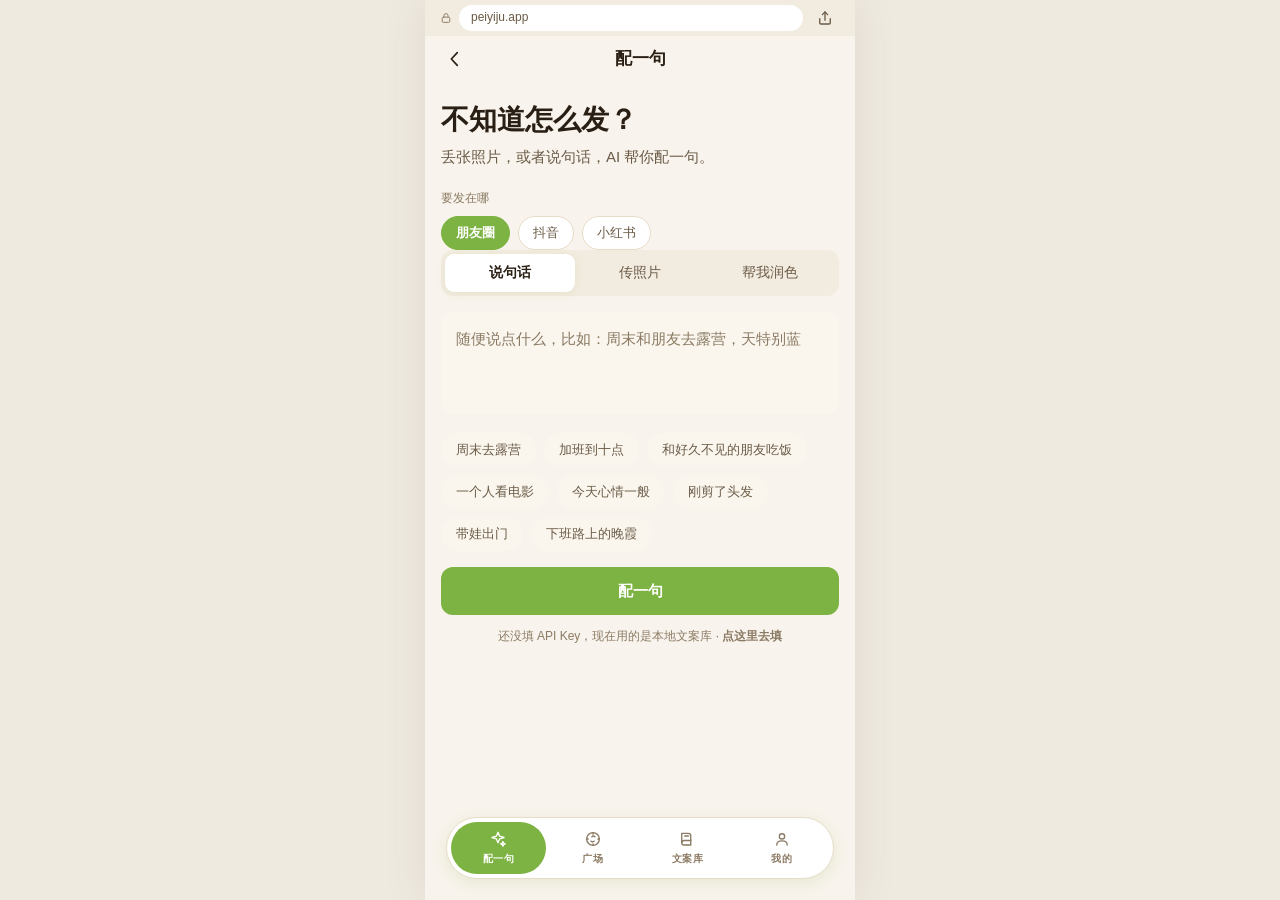
<file: peiyiju/index.html>
<!DOCTYPE html>
<html lang="zh-CN">
<head>
<meta charset="UTF-8">
<meta name="viewport" content="width=device-width, initial-scale=1.0, maximum-scale=1.0, user-scalable=no, viewport-fit=cover">
<title>配一句 · AI 发圈助手</title>
<meta name="description" content="不知道怎么发？丢张照片，或者说句话，AI 帮你配一句。">
<meta name="theme-color" content="#7CB342">
<meta name="apple-mobile-web-app-capable" content="yes">
<meta name="apple-mobile-web-app-status-bar-style" content="default">
<meta name="apple-mobile-web-app-title" content="配一句">
<link rel="manifest" href="manifest.webmanifest">
<link rel="icon" href="icon.svg" type="image/svg+xml">
<link rel="apple-touch-icon" href="icon-192.png">
<link rel="stylesheet" href="styles.css">
</head>
<body>

<!-- ============ 内联 SVG 图标（禁止图标字体 / emoji） ============ -->
<svg width="0" height="0" style="position:absolute" aria-hidden="true">
  <symbol id="i-pen" viewBox="0 0 24 24"><path d="M12 3l2.2 5.3L20 10l-5.8 1.7L12 17l-2.2-5.3L4 10l5.8-1.7L12 3z"/><path d="M18.5 15.5l.9 2.1 2.1.9-2.1.9-.9 2.1-.9-2.1-2.1-.9 2.1-.9.9-2.1z"/></symbol>
  <symbol id="i-square" viewBox="0 0 24 24"><circle cx="12" cy="12" r="8.5"/><path d="M14.8 9.2a3.2 3.2 0 0 0-4.5 0M9.2 14.8a3.2 3.2 0 0 0 4.5 0"/><path d="M12 3.5v2M12 18.5v2M3.5 12h2M18.5 12h2"/></symbol>
  <symbol id="i-book" viewBox="0 0 24 24"><path d="M5 4.5h9a3 3 0 0 1 3 3V20H8a3 3 0 0 1-3-3V4.5z"/><path d="M5 17a3 3 0 0 1 3-3h9"/><path d="M9 8h5"/></symbol>
  <symbol id="i-user" viewBox="0 0 24 24"><circle cx="12" cy="8.5" r="3.5"/><path d="M5 20c0-3.6 3.1-5.5 7-5.5s7 1.9 7 5.5"/></symbol>
  <symbol id="i-share" viewBox="0 0 24 24"><path d="M12 15V4"/><path d="M8.5 7.5L12 4l3.5 3.5"/><path d="M5 13v5.5a1.5 1.5 0 0 0 1.5 1.5h11a1.5 1.5 0 0 0 1.5-1.5V13"/></symbol>
  <symbol id="i-back" viewBox="0 0 24 24"><path d="M14.5 5L8 12l6.5 7"/></symbol>
  <symbol id="i-copy" viewBox="0 0 24 24"><rect x="9" y="9" width="11" height="11" rx="2.5"/><path d="M15 6.5V6A2 2 0 0 0 13 4H6a2 2 0 0 0-2 2v7a2 2 0 0 0 2 2h.5"/></symbol>
  <symbol id="i-star" viewBox="0 0 24 24"><path d="M12 4l2.4 5 5.6.7-4 3.9 1 5.4L12 16.4 7 19l1-5.4-4-3.9L9.6 9 12 4z"/></symbol>
  <symbol id="i-star-f" viewBox="0 0 24 24"><path d="M12 4l2.4 5 5.6.7-4 3.9 1 5.4L12 16.4 7 19l1-5.4-4-3.9L9.6 9 12 4z" fill="currentColor" stroke="none"/></symbol>
  <symbol id="i-plus" viewBox="0 0 24 24"><path d="M12 5.5v13M5.5 12h13"/></symbol>
  <symbol id="i-check" viewBox="0 0 24 24"><path d="M5 12.5l4.5 4.5L19 7.5"/></symbol>
  <symbol id="i-camera" viewBox="0 0 24 24"><path d="M4 8.5h3l1.5-2.5h7L17 8.5h3a1 1 0 0 1 1 1v8a1 1 0 0 1-1 1H4a1 1 0 0 1-1-1v-8a1 1 0 0 1 1-1z"/><circle cx="12" cy="13" r="3.2"/></symbol>
  <symbol id="i-refresh" viewBox="0 0 24 24"><path d="M19 12a7 7 0 1 1-2.4-5.3"/><path d="M19 4v4h-4"/></symbol>
  <symbol id="i-warn" viewBox="0 0 24 24"><path d="M12 4.5l8.5 15H3.5L12 4.5z"/><path d="M12 10v4.2M12 16.6v.2"/></symbol>
  <symbol id="i-lock" viewBox="0 0 24 24"><rect x="5.5" y="10.5" width="13" height="9" rx="2.2"/><path d="M8.5 10.5V8a3.5 3.5 0 0 1 7 0v2.5"/></symbol>
  <symbol id="i-chev" viewBox="0 0 24 24"><path d="M9.5 5L16 12l-6.5 7"/></symbol>
  <symbol id="i-spark" viewBox="0 0 24 24"><path d="M12 3v4M12 17v4M3 12h4M17 12h4M6.2 6.2l2.8 2.8M15 15l2.8 2.8M17.8 6.2L15 9M9 15l-2.8 2.8"/></symbol>
</svg>

<div class="phone">

  <!-- H5 地址栏（H1–H3 规格） -->
  <div class="addrbar">
    <svg class="ic-14"><use href="#i-lock"/></svg>
    <span class="addr-url">peiyiju.app</span>
    <button class="addr-share" id="shareBtn" aria-label="分享">
      <svg class="ic-18"><use href="#i-share"/></svg>
    </button>
  </div>

  <header class="topbar" id="topbar">
    <button class="back-btn" id="backBtn" hidden aria-label="返回">
      <svg class="ic-22"><use href="#i-back"/></svg>
    </button>
    <h1 class="topbar-title" id="topbarTitle">配一句</h1>
    <span class="topbar-right" id="topbarRight"></span>
  </header>

  <main class="content" id="content">

    <!-- ========== S1 首页 ========== -->
    <section class="view" id="v-home">
      <h1 class="page-title">不知道怎么发？</h1>
      <p class="page-sub">丢张照片，或者说句话，AI 帮你配一句。</p>

      <div class="field-label">要发在哪</div>
      <div class="chip-row" id="platformRow"></div>

      <div class="seg" id="modeTabs">
        <button class="seg-item active" data-mode="create-text">说句话</button>
        <button class="seg-item" data-mode="create-image">传照片</button>
        <button class="seg-item" data-mode="polish">帮我润色</button>
      </div>

      <div class="pane" id="pane-text">
        <textarea id="ideaInput" rows="3" placeholder="随便说点什么，比如：周末和朋友去露营，天特别蓝"></textarea>
        <div class="chip-row soft" id="quickChips"></div>
      </div>

      <div class="pane" id="pane-image" hidden>
        <label class="photo-drop" id="photoDrop">
          <input type="file" id="photoInput" accept="image/*" hidden>
          <div class="photo-empty" id="photoEmpty">
            <svg class="ic-28"><use href="#i-camera"/></svg>
            <p>点这里选一张照片</p>
            <span>AI 先看懂画面，再帮你配</span>
          </div>
          <img id="photoPreview" alt="选中的照片" hidden>
        </label>
      </div>

      <div class="pane" id="pane-polish" hidden>
        <textarea id="polishInput" rows="4" placeholder="把你写的原文粘进来，比如：今天去了一个很好玩的地方，很开心"></textarea>
        <p class="hint">保留你的意思，给出 5 种不同写法。</p>
      </div>

      <button class="btn-primary" id="generateBtn">配一句</button>
      <p class="foot-note" id="homeFoot"></p>
    </section>

    <!-- ========== S7 照片预览确认 ========== -->
    <section class="view" id="v-preview" hidden>
      <div class="preview-frame"><img id="pvImg" alt=""></div>
      <div class="field-label">AI 看到了</div>
      <div class="chip-row soft" id="pvTags"></div>
      <p class="hint" id="pvNote"></p>
      <div class="row-btns">
        <button class="btn-ghost" id="pvReselect">重选</button>
        <button class="btn-primary" id="pvConfirm">就用这张</button>
      </div>
    </section>

    <!-- ========== S8 加载态（3 处复用） ========== -->
    <section class="view" id="v-loading" hidden>
      <div class="loading-wrap">
        <div class="dots"><i></i><i></i><i></i></div>
        <p class="loading-title" id="loadingTitle">AI 正在帮你想…</p>
        <p class="loading-sub" id="loadingSub">大概需要几秒</p>
      </div>
    </section>

    <!-- ========== 网络错误（带重试） ========== -->
    <section class="view" id="v-error" hidden>
      <div class="error-wrap">
        <svg class="ic-44 warn"><use href="#i-warn"/></svg>
        <p class="error-title" id="errTitle">没配上</p>
        <p class="error-desc" id="errDesc"></p>
        <button class="btn-primary" id="errRetry">
          <svg class="ic-18"><use href="#i-refresh"/></svg>重试
        </button>
        <button class="btn-ghost" id="errBack">返回修改</button>
      </div>
    </section>

    <!-- ========== S2 结果 · 关键词 ========== -->
    <section class="view" id="v-result-text" hidden>
      <div class="result-head">
        <span class="meta-chip" id="rtPlatform">朋友圈</span>
        <span class="meta-text" id="rtCount"></span>
      </div>
      <div id="rtList"></div>
      <button class="btn-ghost" id="rtMore">
        <svg class="ic-18"><use href="#i-refresh"/></svg>换一批
      </button>
    </section>

    <!-- ========== S3 结果 · 图片 ========== -->
    <section class="view" id="v-result-image" hidden>
      <div class="ri-head">
        <img id="riImg" alt="">
        <div class="ri-side">
          <div class="field-label sm">AI 看到了</div>
          <div class="chip-row soft tight" id="riTags"></div>
        </div>
      </div>
      <div id="riList"></div>
      <button class="btn-ghost" id="riMore">
        <svg class="ic-18"><use href="#i-refresh"/></svg>换一批
      </button>
    </section>

    <!-- ========== S4 结果 · 润色 ========== -->
    <section class="view" id="v-result-polish" hidden>
      <div class="field-label">原文</div>
      <div class="orig-box" id="rpOrig"></div>
      <div class="divider"><span>润色后</span></div>
      <div id="rpList"></div>
      <button class="btn-ghost" id="rpMore">
        <svg class="ic-18"><use href="#i-refresh"/></svg>再来一版
      </button>
    </section>

    <!-- ========== S5 广场 ========== -->
    <section class="view" id="v-square" hidden>
      <div class="sq-head">
        <h2 class="section-title">广场</h2>
        <button class="sq-post" id="sqPostBtn">
          <svg class="ic-18"><use href="#i-plus"/></svg>发布
        </button>
      </div>
      <p class="hint" id="sqHint"></p>
      <div id="sqList"></div>
    </section>

    <!-- ========== S9 广场发布页 ========== -->
    <section class="view" id="v-publish" hidden>
      <textarea id="pubInput" rows="5" placeholder="写一句你想分享的文案…"></textarea>
      <div class="field-label">场景</div>
      <div class="chip-row soft" id="pubScenes"></div>
      <div class="divider"><span>实时预览</span></div>
      <div class="pub-preview">
        <div class="pp-avatar av1"></div>
        <div class="pp-body">
          <div class="pp-top"><b>我</b><span>刚刚</span></div>
          <div class="pp-text" id="ppText">还没写</div>
          <div class="pp-tags" id="ppTags"></div>
        </div>
      </div>
      <button class="btn-primary" id="pubSubmit">发布到广场</button>
    </section>

    <!-- ========== S6 文案库 ========== -->
    <section class="view" id="v-library" hidden>
      <h2 class="section-title">文案库</h2>
      <div class="lib-tabs" id="libTabs">
        <button class="lib-tab active" data-f="all">全部</button>
        <button class="lib-tab" data-f="collected">收藏</button>
        <button class="lib-tab" data-f="used">用过</button>
        <button class="lib-tab" data-f="written">我写的</button>
      </div>
      <div id="libList"></div>
      <button class="btn-ghost" id="writeBtn">自己写一句</button>
    </section>

    <!-- ========== S10 自己写一句 ========== -->
    <section class="view" id="v-write" hidden>
      <textarea id="mineInput" rows="5" placeholder="写下你自己的句子…"></textarea>
      <div class="field-label">标签</div>
      <div class="chip-row soft" id="mineTags"></div>
      <button class="btn-primary" id="saveMineBtn">存进文案库</button>
    </section>

    <!-- ========== S11 我的 ========== -->
    <section class="view" id="v-mine" hidden>
      <h1 class="page-title">我的</h1>
      <div class="me-card">
        <div class="me-avatar av2">配</div>
        <div class="me-info">
          <b>内测官</b>
          <span id="meSince"></span>
        </div>
      </div>
      <div class="stat-row">
        <div class="stat"><b class="num" id="stGen">0</b><span>生成</span></div>
        <div class="stat"><b class="num" id="stPub">0</b><span>已发</span></div>
        <div class="stat"><b class="num" id="stCol">0</b><span>收藏</span></div>
      </div>
      <div class="set-list">
        <button class="set-item" id="toInstall"><span>添加到主屏幕</span><svg class="ic-18 chev"><use href="#i-chev"/></svg></button>
        <button class="set-item" id="toSettings"><span>API 设置</span><svg class="ic-18 chev"><use href="#i-chev"/></svg></button>
        <button class="set-item" id="toAbout"><span>关于配一句</span><svg class="ic-18 chev"><use href="#i-chev"/></svg></button>
      </div>
      <div class="about-box" id="aboutBox" hidden>
        <p>不知道怎么发？丢张照片，或者说句话，AI 帮你配一句。</p>
        <p>内测版本。文案、收藏、设置都只存在这台手机上，不会上传服务器。</p>
        <button class="btn-danger" id="clearAllBtn">清空本机全部数据</button>
      </div>
    </section>

    <!-- ========== 设置 ========== -->
    <section class="view" id="v-settings" hidden>
      <div class="warn-box">
        <b>先读这段</b>
        <p>网页版直连大模型，密钥存在本机、请求不过我们的服务器。但前端直连的密钥理论上可被提取——<b>只填低额度 Key，只给内测用</b>。正式对外请把 app.js 顶部的 <code>USE_PROXY</code> 改成 true 指向云函数。</p>
      </div>
      <label class="field"><span>服务商</span>
        <select id="cfgProvider">
          <option value="deepseek">DeepSeek（便宜，不支持看图）</option>
          <option value="zhipu">智谱 GLM（支持看图）</option>
          <option value="openai">OpenAI</option>
          <option value="custom">自定义（OpenAI 兼容）</option>
        </select>
      </label>
      <label class="field"><span>API Key</span><input type="password" id="cfgKey" placeholder="sk-..."></label>
      <label class="field"><span>Base URL</span><input type="text" id="cfgBase" placeholder="https://api.deepseek.com/v1"></label>
      <label class="field"><span>文本模型</span><input type="text" id="cfgModel" placeholder="deepseek-chat"></label>
      <label class="field"><span>视觉模型（选填）</span><input type="text" id="cfgVision" placeholder="glm-4v-flash"></label>
      <button class="btn-primary" id="saveCfgBtn">保存并测试</button>
      <p class="cfg-status" id="cfgStatus"></p>
    </section>

  </main>

  <!-- 底部胶囊导航 -->
  <nav class="nav-wrap" id="navWrap">
    <div class="nav-capsule">
      <button class="tab active" data-v="home">
        <svg class="ic-18"><use href="#i-pen"/></svg><span>配一句</span>
      </button>
      <button class="tab" data-v="square">
        <svg class="ic-18"><use href="#i-square"/></svg><span>广场</span>
      </button>
      <button class="tab" data-v="library">
        <svg class="ic-18"><use href="#i-book"/></svg><span>文案库</span>
      </button>
      <button class="tab" data-v="mine">
        <svg class="ic-18"><use href="#i-user"/></svg><span>我的</span>
      </button>
    </div>
  </nav>

  <div class="toast" id="toast"></div>
</div>

<script src="app.js"></script>
</body>
</html>
</file>
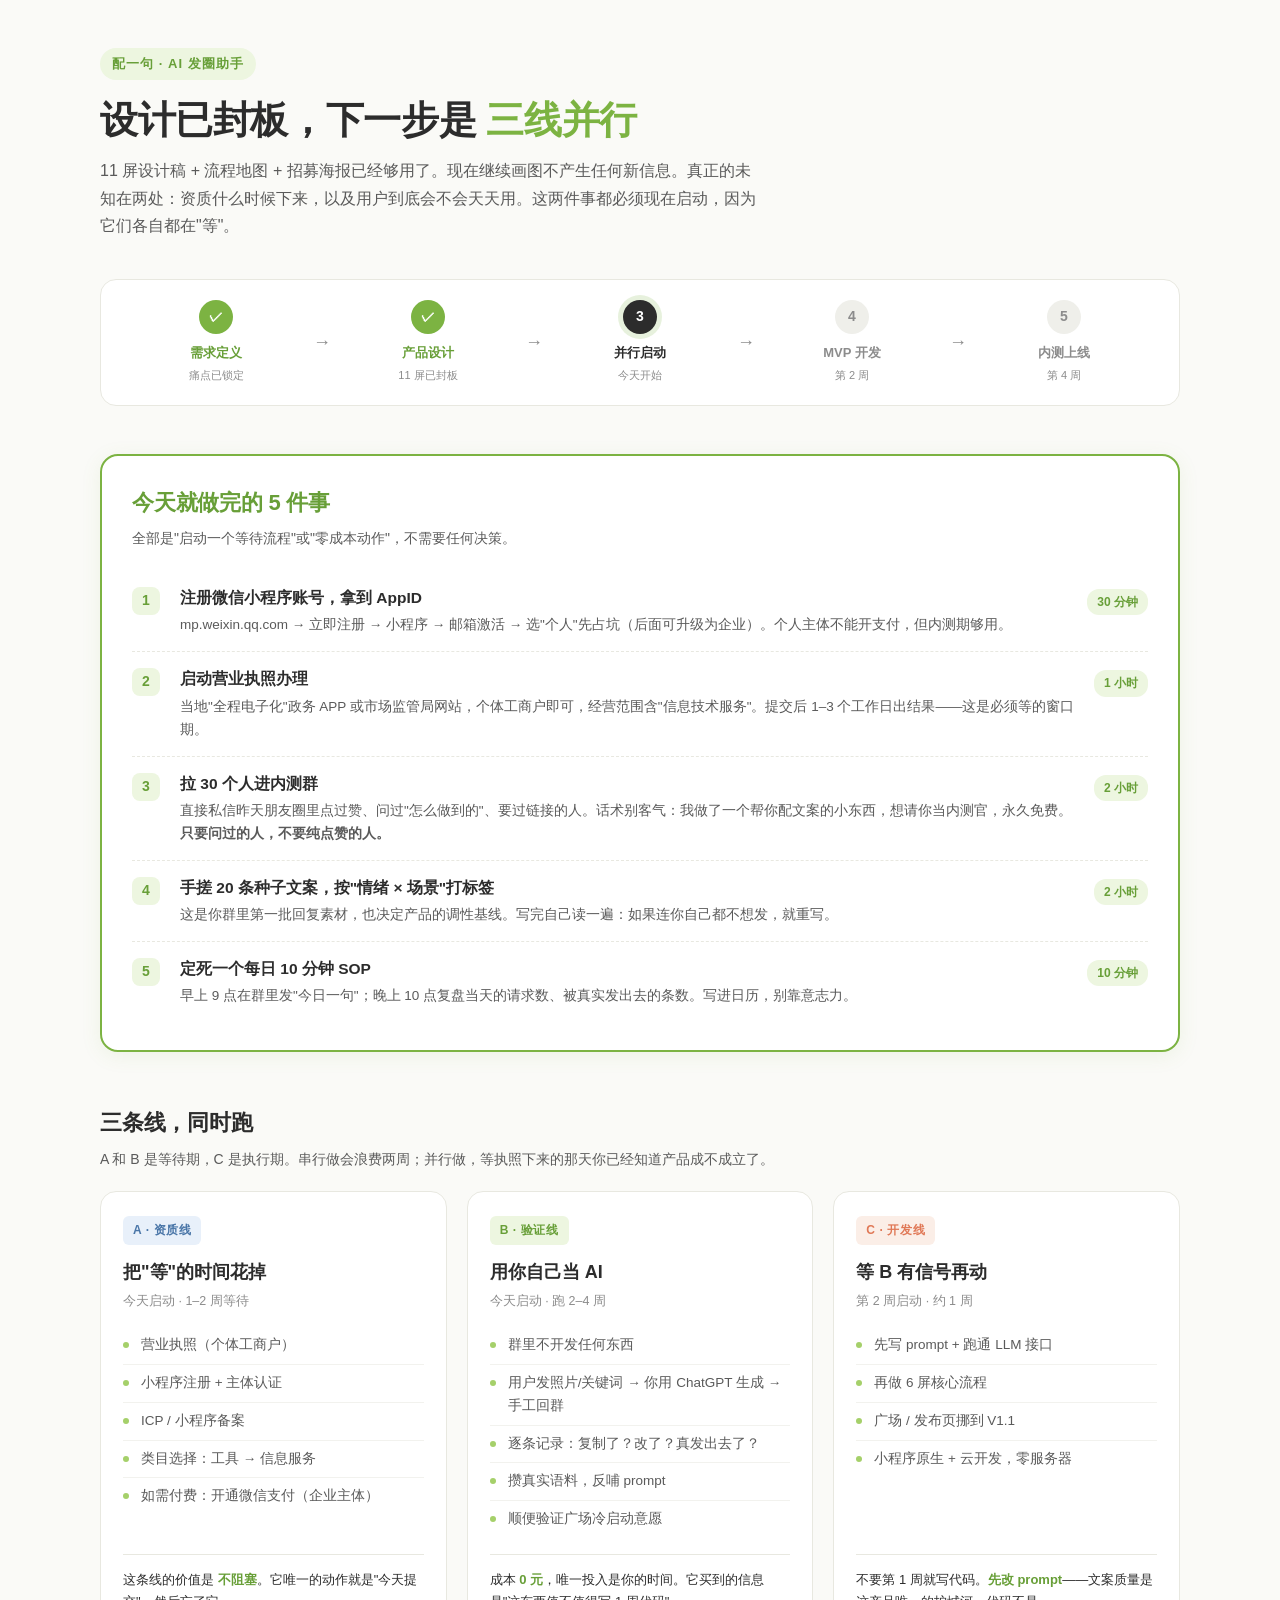
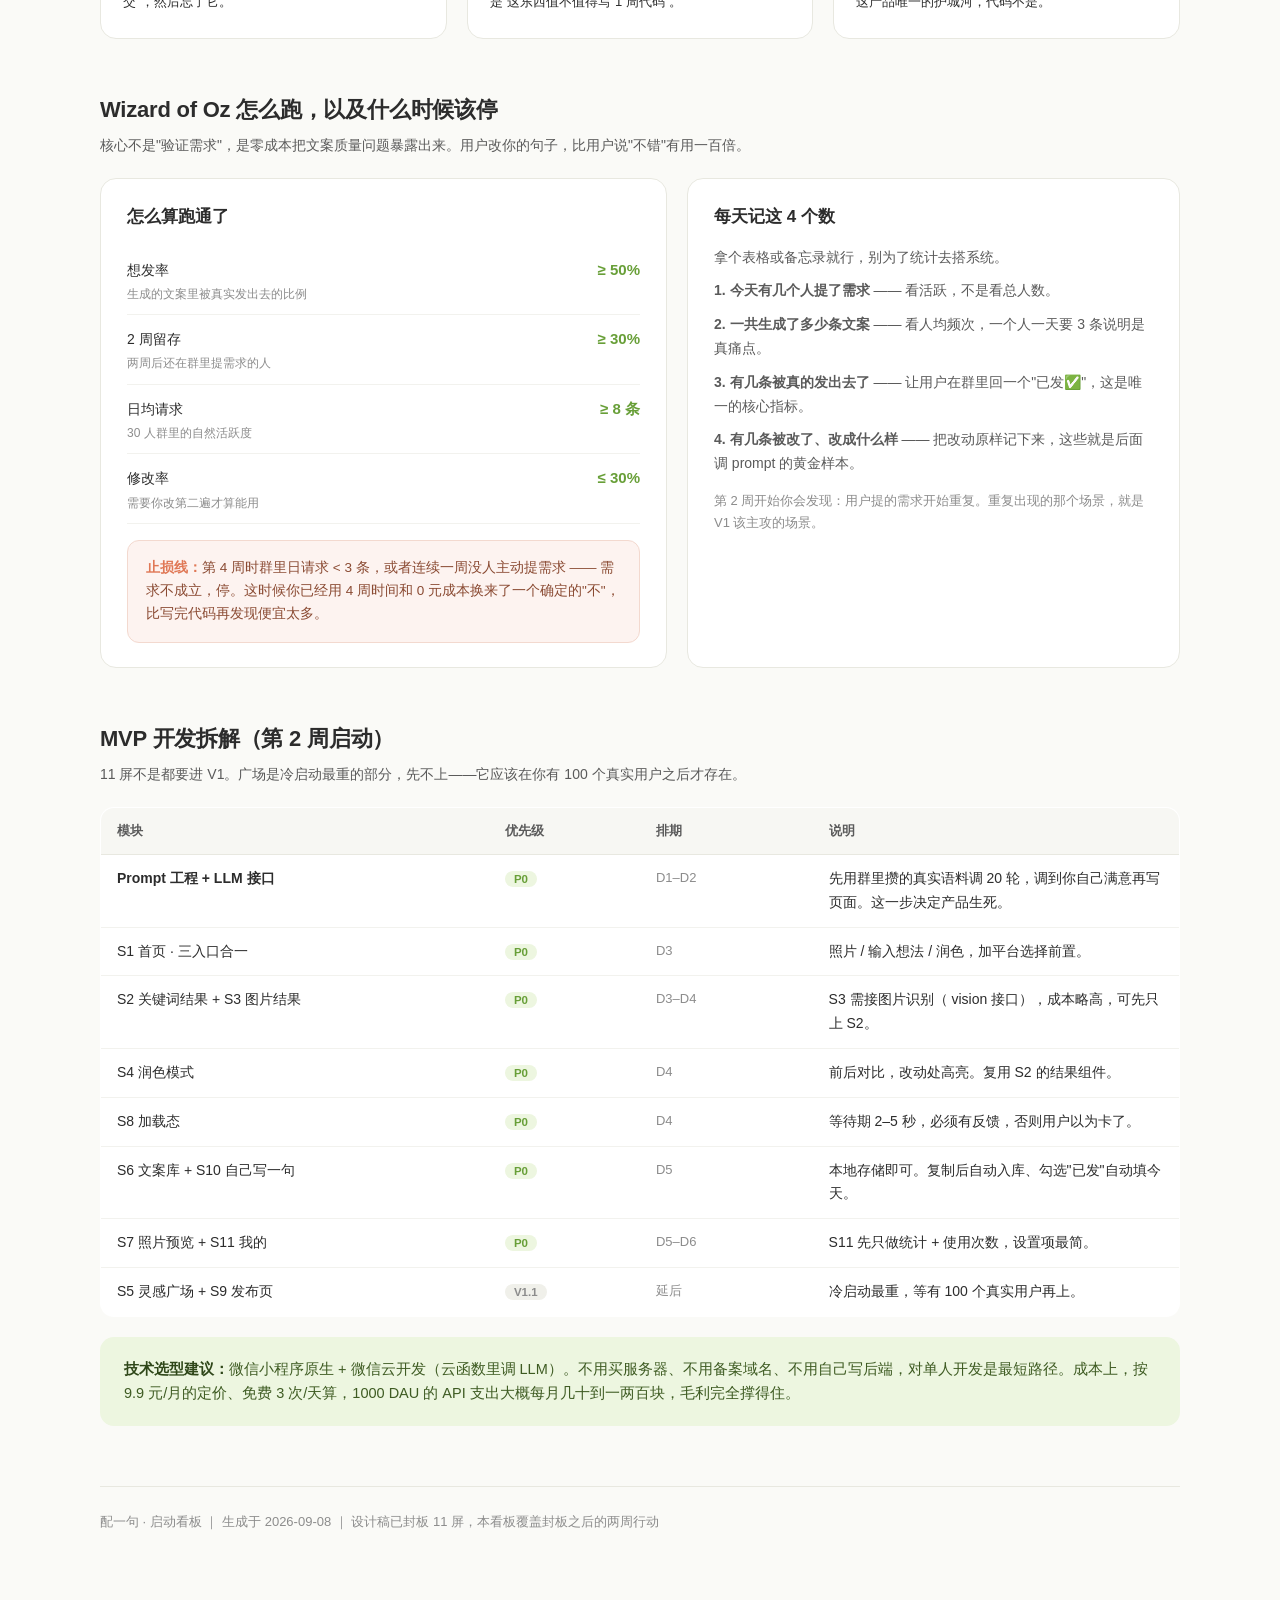
<file: 配一句-启动看板.html>
<!DOCTYPE html>
<html lang="zh-CN">
<head>
<meta charset="UTF-8">
<meta name="viewport" content="width=device-width, initial-scale=1.0">
<title>配一句 · 下一步启动看板</title>
<style>
  :root{
    --green:#7CB342;
    --green-d:#689F38;
    --green-l:#EDF6E0;
    --green-m:#A5D06A;
    --ink:#2C2C2C;
    --ink-2:#5A5A5A;
    --ink-3:#8C8C8C;
    --bg:#FAFAF7;
    --card:#FFFFFF;
    --line:#E8E8E0;
    --amber:#E07856;
  }
  *{box-sizing:border-box;margin:0;padding:0;}
  body{
    background:var(--bg);
    color:var(--ink);
    font-family:-apple-system,BlinkMacSystemFont,"PingFang SC","Noto Sans SC","Helvetica Neue",sans-serif;
    line-height:1.7;
    padding:48px 24px 80px;
    -webkit-font-smoothing:antialiased;
  }
  .wrap{max-width:1080px;margin:0 auto;}

  header{margin-bottom:40px;}
  .kicker{
    display:inline-block;font-size:13px;letter-spacing:.08em;color:var(--green-d);
    background:var(--green-l);padding:5px 12px;border-radius:20px;margin-bottom:16px;font-weight:600;
  }
  h1{font-size:38px;line-height:1.3;letter-spacing:-.01em;margin-bottom:12px;}
  h1 em{font-style:normal;color:var(--green);}
  .sub{font-size:16px;color:var(--ink-2);max-width:660px;}

  /* 进度条 */
  .progress{
    display:flex;align-items:center;gap:0;margin:32px 0 48px;
    background:var(--card);border:1px solid var(--line);border-radius:16px;padding:20px 24px;
  }
  .step{flex:1;text-align:center;position:relative;}
  .step .dot{
    width:34px;height:34px;border-radius:50%;margin:0 auto 8px;
    display:flex;align-items:center;justify-content:center;
    font-size:14px;font-weight:700;
  }
  .step .lbl{font-size:13px;font-weight:600;}
  .step .note{font-size:11px;color:var(--ink-3);margin-top:2px;}
  .done .dot{background:var(--green);color:#fff;}
  .done .lbl{color:var(--green-d);}
  .now .dot{background:var(--ink);color:#fff;box-shadow:0 0 0 5px rgba(124,179,66,.18);}
  .now .lbl{color:var(--ink);}
  .todo .dot{background:#EFEFEA;color:var(--ink-3);}
  .todo .lbl{color:var(--ink-3);}
  .arrow{color:var(--ink-3);font-size:18px;flex:0 0 30px;text-align:center;}

  h2{font-size:22px;margin:0 0 6px;letter-spacing:-.01em;}
  .sec-desc{font-size:14px;color:var(--ink-2);margin-bottom:20px;}

  section{margin-bottom:52px;}

  /* 今天 */
  .today{
    background:var(--card);border:2px solid var(--green);border-radius:18px;padding:28px 30px;
    box-shadow:0 4px 20px rgba(124,179,66,.10);
  }
  .today h2{color:var(--green-d);}
  ol.todo-list{list-style:none;counter-reset:t;}
  ol.todo-list li{
    counter-increment:t;position:relative;padding:14px 0 14px 48px;
    border-bottom:1px dashed var(--line);display:flex;align-items:flex-start;gap:12px;
  }
  ol.todo-list li:last-child{border-bottom:none;}
  ol.todo-list li::before{
    content:counter(t);position:absolute;left:0;top:16px;
    width:28px;height:28px;border-radius:8px;background:var(--green-l);color:var(--green-d);
    display:flex;align-items:center;justify-content:center;font-size:14px;font-weight:700;
  }
  .t-main{flex:1;}
  .t-title{font-weight:600;font-size:15.5px;}
  .t-desc{font-size:13.5px;color:var(--ink-2);margin-top:3px;}
  .t-time{
    flex:0 0 auto;font-size:12px;color:var(--green-d);background:var(--green-l);
    padding:3px 10px;border-radius:12px;font-weight:600;white-space:nowrap;margin-top:4px;
  }

  /* 三线 */
  .tracks{display:grid;grid-template-columns:repeat(3,1fr);gap:20px;}
  .track{
    background:var(--card);border:1px solid var(--line);border-radius:16px;padding:24px 22px;
    display:flex;flex-direction:column;
  }
  .track .tag{
    font-size:12px;font-weight:700;letter-spacing:.05em;padding:4px 10px;border-radius:6px;
    align-self:flex-start;margin-bottom:12px;
  }
  .track.a .tag{background:#E8F0FA;color:#4A76A8;}
  .track.b .tag{background:var(--green-l);color:var(--green-d);}
  .track.c .tag{background:#FBEEE7;color:var(--amber);}
  .track h3{font-size:18px;margin-bottom:4px;}
  .track .when{font-size:12.5px;color:var(--ink-3);margin-bottom:14px;}
  .track ul{list-style:none;flex:1;}
  .track li{
    font-size:13.5px;color:var(--ink-2);padding:7px 0 7px 18px;position:relative;
    border-bottom:1px solid #F2F2EE;
  }
  .track li:last-child{border-bottom:none;}
  .track li::before{
    content:"";position:absolute;left:0;top:15px;width:6px;height:6px;border-radius:50%;
    background:var(--green-m);
  }
  .track .foot{
    margin-top:16px;padding-top:14px;border-top:1px solid var(--line);
    font-size:13px;color:var(--ink);
  }
  .track .foot b{color:var(--green-d);}

  /* 验证方法 */
  .woz{
    display:grid;grid-template-columns:1.15fr 1fr;gap:20px;
  }
  .box{background:var(--card);border:1px solid var(--line);border-radius:16px;padding:24px 26px;}
  .box h3{font-size:17px;margin-bottom:14px;}
  .box p{font-size:14px;color:var(--ink-2);margin-bottom:10px;}
  .metric{display:flex;justify-content:space-between;align-items:baseline;padding:10px 0;border-bottom:1px solid #F2F2EE;}
  .metric:last-child{border-bottom:none;}
  .metric .m-name{font-size:14px;}
  .metric .m-val{font-size:15px;font-weight:700;color:var(--green-d);}
  .metric .m-hint{font-size:12px;color:var(--ink-3);display:block;font-weight:400;margin-top:1px;}
  .stopline{
    background:#FDF3F0;border:1px solid #F3D9CF;border-radius:12px;padding:16px 18px;margin-top:16px;
    font-size:13.5px;color:#8A4A32;
  }
  .stopline b{color:var(--amber);}

  /* 开发 */
  table{width:100%;border-collapse:collapse;background:var(--card);border:1px solid var(--line);border-radius:14px;overflow:hidden;}
  th{
    text-align:left;font-size:13px;color:var(--ink-2);font-weight:600;
    padding:12px 16px;background:#F7F7F3;border-bottom:1px solid var(--line);
  }
  td{padding:12px 16px;font-size:14px;border-bottom:1px solid #F2F2EE;vertical-align:top;}
  tr:last-child td{border-bottom:none;}
  .pill{font-size:11.5px;padding:2px 9px;border-radius:20px;font-weight:600;white-space:nowrap;}
  .p1{background:var(--green-l);color:var(--green-d);}
  .p2{background:#F0F0EA;color:var(--ink-3);}
  .day{color:var(--ink-3);font-size:13px;white-space:nowrap;}

  .callout{
    background:var(--green-l);border-radius:14px;padding:20px 24px;margin-top:20px;
    font-size:14.5px;color:#3E5B22;
  }
  .callout b{color:#2F4719;}

  footer{margin-top:60px;padding-top:24px;border-top:1px solid var(--line);font-size:13px;color:var(--ink-3);}

  @media (max-width:820px){
    .tracks,.woz{grid-template-columns:1fr;}
    h1{font-size:28px;}
    .progress{flex-direction:column;gap:18px;}
    .arrow{display:none;}
  }
</style>
</head>
<body>
<div class="wrap">

  <header>
    <div class="kicker">配一句 · AI 发圈助手</div>
    <h1>设计已封板，下一步是 <em>三线并行</em></h1>
    <p class="sub">11 屏设计稿 + 流程地图 + 招募海报已经够用了。现在继续画图不产生任何新信息。真正的未知在两处：资质什么时候下来，以及用户到底会不会天天用。这两件事都必须现在启动，因为它们各自都在"等"。</p>
  </header>

  <div class="progress">
    <div class="step done"><div class="dot">✓</div><div class="lbl">需求定义</div><div class="note">痛点已锁定</div></div>
    <div class="arrow">→</div>
    <div class="step done"><div class="dot">✓</div><div class="lbl">产品设计</div><div class="note">11 屏已封板</div></div>
    <div class="arrow">→</div>
    <div class="step now"><div class="dot">3</div><div class="lbl">并行启动</div><div class="note">今天开始</div></div>
    <div class="arrow">→</div>
    <div class="step todo"><div class="dot">4</div><div class="lbl">MVP 开发</div><div class="note">第 2 周</div></div>
    <div class="arrow">→</div>
    <div class="step todo"><div class="dot">5</div><div class="lbl">内测上线</div><div class="note">第 4 周</div></div>
  </div>

  <section>
    <div class="today">
      <h2>今天就做完的 5 件事</h2>
      <p class="sec-desc">全部是"启动一个等待流程"或"零成本动作"，不需要任何决策。</p>
      <ol class="todo-list">
        <li>
          <div class="t-main">
            <div class="t-title">注册微信小程序账号，拿到 AppID</div>
            <div class="t-desc">mp.weixin.qq.com → 立即注册 → 小程序 → 邮箱激活 → 选"个人"先占坑（后面可升级为企业）。个人主体不能开支付，但内测期够用。</div>
          </div>
          <div class="t-time">30 分钟</div>
        </li>
        <li>
          <div class="t-main">
            <div class="t-title">启动营业执照办理</div>
            <div class="t-desc">当地"全程电子化"政务 APP 或市场监管局网站，个体工商户即可，经营范围含"信息技术服务"。提交后 1–3 个工作日出结果——这是必须等的窗口期。</div>
          </div>
          <div class="t-time">1 小时</div>
        </li>
        <li>
          <div class="t-main">
            <div class="t-title">拉 30 个人进内测群</div>
            <div class="t-desc">直接私信昨天朋友圈里点过赞、问过"怎么做到的"、要过链接的人。话术别客气：我做了一个帮你配文案的小东西，想请你当内测官，永久免费。<b>只要问过的人，不要纯点赞的人。</b></div>
          </div>
          <div class="t-time">2 小时</div>
        </li>
        <li>
          <div class="t-main">
            <div class="t-title">手搓 20 条种子文案，按"情绪 × 场景"打标签</div>
            <div class="t-desc">这是你群里第一批回复素材，也决定产品的调性基线。写完自己读一遍：如果连你自己都不想发，就重写。</div>
          </div>
          <div class="t-time">2 小时</div>
        </li>
        <li>
          <div class="t-main">
            <div class="t-title">定死一个每日 10 分钟 SOP</div>
            <div class="t-desc">早上 9 点在群里发"今日一句"；晚上 10 点复盘当天的请求数、被真实发出去的条数。写进日历，别靠意志力。</div>
          </div>
          <div class="t-time">10 分钟</div>
        </li>
      </ol>
    </div>
  </section>

  <section>
    <h2>三条线，同时跑</h2>
    <p class="sec-desc">A 和 B 是等待期，C 是执行期。串行做会浪费两周；并行做，等执照下来的那天你已经知道产品成不成立了。</p>
    <div class="tracks">
      <div class="track a">
        <div class="tag">A · 资质线</div>
        <h3>把"等"的时间花掉</h3>
        <div class="when">今天启动 · 1–2 周等待</div>
        <ul>
          <li>营业执照（个体工商户）</li>
          <li>小程序注册 + 主体认证</li>
          <li>ICP / 小程序备案</li>
          <li>类目选择：工具 → 信息服务</li>
          <li>如需付费：开通微信支付（企业主体）</li>
        </ul>
        <div class="foot">这条线的价值是 <b>不阻塞</b>。它唯一的动作就是"今天提交"，然后忘了它。</div>
      </div>

      <div class="track b">
        <div class="tag">B · 验证线</div>
        <h3>用你自己当 AI</h3>
        <div class="when">今天启动 · 跑 2–4 周</div>
        <ul>
          <li>群里不开发任何东西</li>
          <li>用户发照片/关键词 → 你用 ChatGPT 生成 → 手工回群</li>
          <li>逐条记录：复制了？改了？真发出去了？</li>
          <li>攒真实语料，反哺 prompt</li>
          <li>顺便验证广场冷启动意愿</li>
        </ul>
        <div class="foot">成本 <b>0 元</b>，唯一投入是你的时间。它买到的信息是"这东西值不值得写 1 周代码"。</div>
      </div>

      <div class="track c">
        <div class="tag">C · 开发线</div>
        <h3>等 B 有信号再动</h3>
        <div class="when">第 2 周启动 · 约 1 周</div>
        <ul>
          <li>先写 prompt + 跑通 LLM 接口</li>
          <li>再做 6 屏核心流程</li>
          <li>广场 / 发布页挪到 V1.1</li>
          <li>小程序原生 + 云开发，零服务器</li>
        </ul>
        <div class="foot">不要第 1 周就写代码。<b>先改 prompt</b>——文案质量是这产品唯一的护城河，代码不是。</div>
      </div>
    </div>
  </section>

  <section>
    <h2>Wizard of Oz 怎么跑，以及什么时候该停</h2>
    <p class="sec-desc">核心不是"验证需求"，是零成本把文案质量问题暴露出来。用户改你的句子，比用户说"不错"有用一百倍。</p>
    <div class="woz">
      <div class="box">
        <h3>怎么算跑通了</h3>
        <div class="metric">
          <div><span class="m-name">想发率</span><span class="m-hint">生成的文案里被真实发出去的比例</span></div>
          <div class="m-val">≥ 50%</div>
        </div>
        <div class="metric">
          <div><span class="m-name">2 周留存</span><span class="m-hint">两周后还在群里提需求的人</span></div>
          <div class="m-val">≥ 30%</div>
        </div>
        <div class="metric">
          <div><span class="m-name">日均请求</span><span class="m-hint">30 人群里的自然活跃度</span></div>
          <div class="m-val">≥ 8 条</div>
        </div>
        <div class="metric">
          <div><span class="m-name">修改率</span><span class="m-hint">需要你改第二遍才算能用</span></div>
          <div class="m-val">≤ 30%</div>
        </div>
        <div class="stopline">
          <b>止损线：</b>第 4 周时群里日请求 &lt; 3 条，或者连续一周没人主动提需求 —— 需求不成立，停。这时候你已经用 4 周时间和 0 元成本换来了一个确定的"不"，比写完代码再发现便宜太多。
        </div>
      </div>

      <div class="box">
        <h3>每天记这 4 个数</h3>
        <p>拿个表格或备忘录就行，别为了统计去搭系统。</p>
        <p><b>1. 今天有几个人提了需求</b> —— 看活跃，不是看总人数。</p>
        <p><b>2. 一共生成了多少条文案</b> —— 看人均频次，一个人一天要 3 条说明是真痛点。</p>
        <p><b>3. 有几条被真的发出去了</b> —— 让用户在群里回一个"已发✅"，这是唯一的核心指标。</p>
        <p><b>4. 有几条被改了、改成什么样</b> —— 把改动原样记下来，这些就是后面调 prompt 的黄金样本。</p>
        <p style="margin-top:14px;color:var(--ink-3);font-size:13px;">第 2 周开始你会发现：用户提的需求开始重复。重复出现的那个场景，就是 V1 该主攻的场景。</p>
      </div>
    </div>
  </section>

  <section>
    <h2>MVP 开发拆解（第 2 周启动）</h2>
    <p class="sec-desc">11 屏不是都要进 V1。广场是冷启动最重的部分，先不上——它应该在你有 100 个真实用户之后才存在。</p>
    <table>
      <thead>
        <tr><th style="width:36%">模块</th><th style="width:14%">优先级</th><th style="width:16%">排期</th><th>说明</th></tr>
      </thead>
      <tbody>
        <tr>
          <td><b>Prompt 工程 + LLM 接口</b></td>
          <td><span class="pill p1">P0</span></td>
          <td class="day">D1–D2</td>
          <td>先用群里攒的真实语料调 20 轮，调到你自己满意再写页面。这一步决定产品生死。</td>
        </tr>
        <tr>
          <td>S1 首页 · 三入口合一</td>
          <td><span class="pill p1">P0</span></td>
          <td class="day">D3</td>
          <td>照片 / 输入想法 / 润色，加平台选择前置。</td>
        </tr>
        <tr>
          <td>S2 关键词结果 + S3 图片结果</td>
          <td><span class="pill p1">P0</span></td>
          <td class="day">D3–D4</td>
          <td>S3 需接图片识别（ vision 接口），成本略高，可先只上 S2。</td>
        </tr>
        <tr>
          <td>S4 润色模式</td>
          <td><span class="pill p1">P0</span></td>
          <td class="day">D4</td>
          <td>前后对比，改动处高亮。复用 S2 的结果组件。</td>
        </tr>
        <tr>
          <td>S8 加载态</td>
          <td><span class="pill p1">P0</span></td>
          <td class="day">D4</td>
          <td>等待期 2–5 秒，必须有反馈，否则用户以为卡了。</td>
        </tr>
        <tr>
          <td>S6 文案库 + S10 自己写一句</td>
          <td><span class="pill p1">P0</span></td>
          <td class="day">D5</td>
          <td>本地存储即可。复制后自动入库、勾选"已发"自动填今天。</td>
        </tr>
        <tr>
          <td>S7 照片预览 + S11 我的</td>
          <td><span class="pill p1">P0</span></td>
          <td class="day">D5–D6</td>
          <td>S11 先只做统计 + 使用次数，设置项最简。</td>
        </tr>
        <tr>
          <td>S5 灵感广场 + S9 发布页</td>
          <td><span class="pill p2">V1.1</span></td>
          <td class="day">延后</td>
          <td>冷启动最重，等有 100 个真实用户再上。</td>
        </tr>
      </tbody>
    </table>

    <div class="callout">
      <b>技术选型建议：</b>微信小程序原生 + 微信云开发（云函数里调 LLM）。不用买服务器、不用备案域名、不用自己写后端，对单人开发是最短路径。成本上，按 9.9 元/月的定价、免费 3 次/天算，1000 DAU 的 API 支出大概每月几十到一两百块，毛利完全撑得住。
    </div>
  </section>

  <footer>
    配一句 · 启动看板 ｜ 生成于 2026-09-08 ｜ 设计稿已封板 11 屏，本看板覆盖封板之后的两周行动
  </footer>

</div>
</body>
</html>
</file>
<file: peiyiju/styles.css>
/* ============================================================
   配一句 · Design Tokens v1.0（与开发交付文档完全一致）
   ============================================================ */
:root {
  /* ===== 主色阶（苹果绿系） ===== */
  --color-primary:        #7CB342;
  --color-primary-l1:     #8BC34A;
  --color-primary-l2:     #9CCC65;
  --color-primary-l3:     #A5D06A;
  --color-primary-dark:   #689F38;

  /* ===== 背景 ===== */
  --bg-canvas:            #F8F3EC;
  --bg-card:              #FFFFFF;
  --bg-input:             #FAF6EE;
  --bg-group:             #F2EBDF;
  --bg-highlight:         #EDF6E0;

  /* ===== 文字 ===== */
  --text-1:               #2A1F14;
  --text-2:               #6B5B47;
  --text-3:               #8B7A63;

  /* ===== 边框 ===== */
  --border:               #E8DCC8;
  --border-strong:        #D6C8AE;

  /* ===== 语义色 ===== */
  --success:              #85B58F;
  --warning:              #F2C94C;
  --error:                #E07856;

  /* ===== 圆角 ===== */
  --radius-btn:           12px;
  --radius-card:          16px;
  --radius-lg:            20px;
  --radius-pill:          100px;
  --radius-nav:           36px;

  /* ===== 间距 ===== */
  --space-1: 4px;  --space-2: 8px;  --space-3: 12px;
  --space-4: 16px; --space-5: 20px; --space-6: 24px;

  /* ===== 阴影（暖绿色调） ===== */
  --shadow-card: 0 2px 8px rgba(124, 179, 66, 0.10);
  --shadow-nav:  0 4px 16px rgba(124, 179, 66, 0.14);
  --shadow-hl:   0 4px 16px rgba(124, 179, 66, 0.22);

  /* ===== 字体 ===== */
  --font-cn:  'Noto Sans SC', -apple-system, 'PingFang SC', sans-serif;
  --font-num: 'Inter', -apple-system, sans-serif;

  /* ===== 渐变资源 ===== */
  --grad-sea:   linear-gradient(135deg, #8FC7D9 0%, #F9D9A0 100%);
  --grad-av1:   linear-gradient(135deg, #F5D4A8 0%, #E09F72 100%);
  --grad-av2:   linear-gradient(135deg, #B8D8E9 0%, #6B9DBC 100%);
  --grad-av3:   linear-gradient(135deg, #E8C4D4 0%, #C89BB0 100%);
}

/* ============================================================
   基础
   ============================================================ */
*{box-sizing:border-box;-webkit-tap-highlight-color:transparent;}
html,body{margin:0;padding:0;height:100%;}
body{
  background:#EFEAE0;
  color:var(--text-1);
  font-family:var(--font-cn);
  font-size:15px;
  line-height:1.6;
  -webkit-font-smoothing:antialiased;
}
svg{fill:none;stroke:currentColor;stroke-width:1.8;stroke-linecap:round;stroke-linejoin:round;}
.ic-14{width:14px;height:14px;stroke-width:1.6;}
.ic-18{width:18px;height:18px;}
.ic-22{width:22px;height:22px;}
.ic-28{width:28px;height:28px;stroke-width:1.5;}
.ic-44{width:44px;height:44px;stroke-width:1.5;}
.num{font-family:var(--font-num);}

.phone{
  max-width:430px;margin:0 auto;height:100dvh;
  background:var(--bg-canvas);
  display:flex;flex-direction:column;position:relative;overflow:hidden;
  box-shadow:0 0 40px rgba(90,70,40,.10);
}
.view{animation:fade .22s ease;}
@keyframes fade{from{opacity:0;transform:translateY(6px)}to{opacity:1;transform:none}}

/* ============================================================
   H5 地址栏
   ============================================================ */
.addrbar{
  flex:0 0 36px;display:flex;align-items:center;gap:6px;
  padding:0 14px;background:var(--bg-group);color:var(--text-3);font-size:12px;
}
.addr-url{
  flex:1;background:var(--bg-card);border-radius:100px;padding:3px 12px;
  color:var(--text-2);font-size:12px;overflow:hidden;text-overflow:ellipsis;white-space:nowrap;
}
.addr-share{
  border:none;background:transparent;color:var(--text-2);padding:7px;cursor:pointer;
  display:flex;align-items:center;justify-content:center;
}

/* ============================================================
   Topbar
   ============================================================ */
.topbar{
  flex:0 0 46px;display:flex;align-items:center;padding:0 14px;position:relative;
  background:var(--bg-canvas);
}
.topbar-title{font-size:17px;font-weight:600;margin:0 auto;color:var(--text-1);}
.back-btn{
  position:absolute;left:8px;width:44px;height:44px;border:none;background:transparent;
  color:var(--text-1);cursor:pointer;display:flex;align-items:center;justify-content:center;
}
.topbar-right{position:absolute;right:16px;font-size:12px;color:var(--text-3);}

.content{flex:1;overflow-y:auto;padding:var(--space-2) var(--space-4) var(--space-6);-webkit-overflow-scrolling:touch;}

/* ============================================================
   排版
   ============================================================ */
.page-title{font-size:28px;font-weight:600;line-height:1.25;margin:var(--space-3) 0 var(--space-2);}
.page-sub{font-size:15px;font-weight:400;line-height:1.6;color:var(--text-2);margin:0 0 var(--space-5);}
.section-title{font-size:22px;font-weight:600;line-height:1.3;margin:var(--space-3) 0 var(--space-3);}
.field-label{font-size:12px;color:var(--text-3);margin:var(--space-4) 0 var(--space-2);font-weight:400;}
.field-label.sm{margin-top:0;}
.hint{font-size:12px;line-height:1.5;color:var(--text-3);margin:var(--space-2) 0 0;}
.divider{
  display:flex;align-items:center;gap:var(--space-3);margin:var(--space-5) 0 var(--space-3);
  color:var(--text-3);font-size:12px;
}
.divider::before,.divider::after{content:"";flex:1;height:1px;background:var(--border);}

/* ============================================================
   Chips
   ============================================================ */
.chip-row{display:flex;gap:var(--space-2);flex-wrap:wrap;}
.chip-row.soft{margin-top:var(--space-3);}
.chip-row.tight{gap:6px;}
.chip{
  border:1.5px solid var(--border);background:var(--bg-card);color:var(--text-2);
  border-radius:var(--radius-pill);padding:7px 14px;font-size:13px;font-family:inherit;
  cursor:pointer;min-height:34px;display:inline-flex;align-items:center;transition:.15s;
}
.chip.on{background:var(--color-primary);border-color:var(--color-primary);color:#fff;font-weight:600;}
.chip-row.soft .chip{background:var(--bg-input);border-color:transparent;color:var(--text-2);}
.chip-row.soft .chip.on{background:var(--color-primary);color:#fff;}

/* 风格标签 chip：11 / SemiBold / 白字，底色按风格 */
.style-chip{
  display:inline-flex;align-items:center;border-radius:var(--radius-pill);
  padding:4px 10px;font-size:11px;font-weight:600;color:#FFFFFF;letter-spacing:.02em;
}
.style-chip[data-s="忧郁"]{background:#689F38;}
.style-chip[data-s="抽象"]{background:#A5D06A;}
.style-chip[data-s="文艺"]{background:#8BC34A;}
.style-chip[data-s="歌词"]{background:#D9A13B;}
.style-chip[data-s="治愈"]{background:#7CB342;}
.style-chip[data-s="简短"]{background:#9CCC65;}
.tag-chip{
  display:inline-flex;align-items:center;border-radius:var(--radius-pill);
  padding:3px 9px;font-size:11px;font-weight:600;color:var(--color-primary-dark);
  background:var(--bg-highlight);
}

/* ============================================================
   分段控件
   ============================================================ */
.seg{
  display:flex;background:var(--bg-group);border-radius:var(--radius-btn);
  padding:4px;margin-bottom:var(--space-4);
}
.seg-item{
  flex:1;border:none;background:transparent;border-radius:9px;padding:9px 0;min-height:38px;
  font-size:14px;font-family:inherit;color:var(--text-2);cursor:pointer;transition:.15s;
}
.seg-item.active{background:var(--bg-card);color:var(--text-1);font-weight:600;box-shadow:var(--shadow-card);}

/* ============================================================
   输入框
   ============================================================ */
.pane{margin-bottom:var(--space-4);}
textarea{
  width:100%;border:1.5px solid transparent;border-radius:var(--radius-btn);
  background:var(--bg-input);padding:14px;font-size:15px;font-weight:400;line-height:1.6;
  font-family:inherit;color:var(--text-1);resize:none;outline:none;transition:.15s;
}
textarea::placeholder{color:var(--text-3);}
textarea:focus{border-color:var(--color-primary);background:var(--bg-card);}
input,select{
  width:100%;border:1.5px solid var(--border);border-radius:var(--radius-btn);
  background:var(--bg-input);padding:12px 14px;font-size:15px;font-family:inherit;
  color:var(--text-1);outline:none;
}
input:focus,select:focus{border-color:var(--color-primary);}

/* 照片上传 */
.photo-drop{
  display:block;border:1.5px dashed var(--border-strong);border-radius:var(--radius-card);
  background:var(--bg-input);padding:var(--space-6) var(--space-4);text-align:center;cursor:pointer;
  color:var(--color-primary-dark);
}
.photo-empty p{margin:var(--space-2) 0 2px;font-size:15px;font-weight:500;color:var(--text-1);}
.photo-empty span{font-size:12px;color:var(--text-3);}
#photoPreview{width:100%;border-radius:var(--radius-card);display:block;}

/* ============================================================
   按钮
   ============================================================ */
.btn-primary{
  width:100%;height:48px;border:none;border-radius:var(--radius-btn);
  background:var(--color-primary);color:#FFFFFF;font-size:15px;font-weight:600;
  font-family:inherit;cursor:pointer;display:inline-flex;align-items:center;
  justify-content:center;gap:6px;transition:.12s;
}
.btn-primary:active{background:var(--color-primary-dark);}
.btn-primary:disabled{background:var(--border-strong);cursor:default;}
.btn-ghost{
  width:100%;height:48px;border:1.5px solid var(--color-primary);border-radius:var(--radius-btn);
  background:transparent;color:var(--color-primary-dark);font-size:15px;font-weight:500;
  font-family:inherit;cursor:pointer;margin-top:var(--space-3);
  display:inline-flex;align-items:center;justify-content:center;gap:6px;
}
.btn-danger{
  width:100%;height:48px;border:1.5px solid var(--error);border-radius:var(--radius-btn);
  background:transparent;color:var(--error);font-size:15px;font-weight:500;font-family:inherit;
  cursor:pointer;margin-top:var(--space-4);
}
.row-btns{display:flex;gap:var(--space-3);margin-top:var(--space-5);}
.row-btns .btn-primary,.row-btns .btn-ghost{margin-top:0;}
.foot-note{font-size:12px;color:var(--text-3);text-align:center;margin-top:var(--space-3);}

/* 按钮 loading 态 */
.btn-loading{position:relative;color:transparent !important;}
.btn-loading::after{
  content:"";position:absolute;width:18px;height:18px;border-radius:50%;
  border:2px solid rgba(255,255,255,.4);border-top-color:#fff;animation:spin .7s linear infinite;
}
@keyframes spin{to{transform:rotate(360deg)}}

/* ============================================================
   S7 照片预览确认
   ============================================================ */
.preview-frame{
  border-radius:var(--radius-card);overflow:hidden;background:var(--grad-sea);
  aspect-ratio:3/4;display:flex;align-items:center;justify-content:center;
}
.preview-frame img{width:100%;height:100%;object-fit:cover;display:block;}

/* ============================================================
   S8 加载态
   ============================================================ */
.loading-wrap{display:flex;flex-direction:column;align-items:center;padding:120px 0;text-align:center;}
.dots{display:flex;gap:var(--space-2);margin-bottom:var(--space-5);}
.dots i{width:10px;height:10px;border-radius:50%;background:var(--color-primary-l3);animation:bounce 1.1s infinite;}
.dots i:nth-child(2){animation-delay:.18s;}
.dots i:nth-child(3){animation-delay:.36s;}
@keyframes bounce{0%,60%,100%{transform:translateY(0);opacity:.45}30%{transform:translateY(-9px);opacity:1}}
.loading-title{font-size:17px;font-weight:500;line-height:1.4;margin:0;color:var(--text-1);}
.loading-sub{font-size:12px;line-height:1.5;color:var(--text-3);margin:var(--space-2) 0 0;}

/* ============================================================
   错误态
   ============================================================ */
.error-wrap{display:flex;flex-direction:column;align-items:center;padding:96px var(--space-4) 0;text-align:center;}
.warn{color:var(--error);margin-bottom:var(--space-4);}
.error-title{font-size:17px;font-weight:500;margin:0 0 var(--space-2);}
.error-desc{font-size:13px;line-height:1.6;color:var(--text-2);margin:0 0 var(--space-5);word-break:break-all;}

/* ============================================================
   结果页
   ============================================================ */
.result-head{display:flex;align-items:center;gap:var(--space-2);margin:var(--space-2) 0 var(--space-3);}
.meta-chip{
  background:var(--bg-highlight);color:var(--color-primary-dark);border-radius:var(--radius-pill);
  padding:4px 11px;font-size:11px;font-weight:600;
}
.meta-text{font-size:12px;color:var(--text-3);}

/* S3 图片结果头部 */
.ri-head{display:flex;gap:var(--space-3);margin:var(--space-2) 0 var(--space-4);}
.ri-head img{width:88px;height:88px;border-radius:var(--radius-btn);object-fit:cover;background:var(--grad-sea);}
.ri-side{flex:1;min-width:0;}

/* 文案卡片 */
.card{
  position:relative;background:var(--bg-card);border:1px solid var(--border);
  border-radius:var(--radius-card);padding:var(--space-4);margin-bottom:var(--space-3);
  box-shadow:var(--shadow-card);cursor:pointer;transition:.15s;
}
.card.selected{border:1.5px solid var(--color-primary);box-shadow:var(--shadow-hl);}
.card-top{display:flex;align-items:center;gap:var(--space-2);margin-bottom:var(--space-2);padding-right:36px;flex-wrap:wrap;}
.card-text{font-size:15px;font-weight:400;line-height:1.6;color:var(--text-1);white-space:pre-wrap;word-break:break-word;}
.card.selected .card-text{font-size:17px;font-weight:500;line-height:1.4;}
.copy-btn{
  position:absolute;top:14px;right:14px;width:28px;height:28px;border-radius:14px;
  border:none;background:var(--bg-input);color:var(--text-2);cursor:pointer;
  display:flex;align-items:center;justify-content:center;transition:.15s;
}
.copy-btn::before{content:"";position:absolute;inset:-8px;}
.copy-btn .ic-18{width:16px;height:16px;}
.card.selected .copy-btn{background:var(--color-primary);color:#FFFFFF;}
.card-tags{display:flex;gap:6px;flex-wrap:wrap;margin-top:var(--space-2);}
.card-actions{display:flex;gap:var(--space-2);margin-top:var(--space-3);}
.act{
  flex:1;min-height:40px;border:1.5px solid var(--border);background:transparent;border-radius:10px;
  font-size:13px;font-family:inherit;color:var(--text-2);cursor:pointer;
  display:inline-flex;align-items:center;justify-content:center;gap:5px;
}
.act.on{border-color:var(--color-primary);background:var(--bg-highlight);color:var(--color-primary-dark);font-weight:600;}

/* S4 润色 */
.orig-box{
  background:var(--bg-input);border-radius:var(--radius-card);padding:var(--space-4);
  font-size:15px;line-height:1.6;color:var(--text-2);white-space:pre-wrap;word-break:break-word;
}

/* ============================================================
   S5 广场
   ============================================================ */
.sq-head{display:flex;align-items:center;justify-content:space-between;}
.sq-head .section-title{margin:var(--space-3) 0 var(--space-1);}
.sq-post{
  display:inline-flex;align-items:center;gap:4px;border:none;background:var(--color-primary);
  color:#fff;border-radius:var(--radius-pill);padding:7px 14px;font-size:13px;font-weight:600;
  font-family:inherit;cursor:pointer;min-height:34px;
}
.sq-card{
  background:var(--bg-card);border:1px solid var(--border);border-radius:var(--radius-card);
  padding:var(--space-4);margin-bottom:var(--space-3);box-shadow:var(--shadow-card);
}
.sq-top{display:flex;align-items:center;gap:var(--space-2);margin-bottom:var(--space-2);}
.avatar{width:32px;height:32px;border-radius:50%;flex:0 0 32px;display:flex;align-items:center;
  justify-content:center;color:#fff;font-size:13px;font-weight:600;}
.av1{background:var(--grad-av1);}
.av2{background:var(--grad-av2);}
.av3{background:var(--grad-av3);}
.sq-name{font-size:13px;font-weight:600;color:var(--text-1);}
.sq-time{font-size:12px;color:var(--text-3);font-family:var(--font-num);}
.sq-text{font-size:15px;line-height:1.6;color:var(--text-1);white-space:pre-wrap;word-break:break-word;}
.sq-foot{display:flex;align-items:center;justify-content:space-between;margin-top:var(--space-3);}
.sq-tags{display:flex;gap:6px;flex-wrap:wrap;}
.sq-fav{
  display:inline-flex;align-items:center;gap:5px;border:none;background:transparent;
  color:var(--text-3);font-size:12px;font-family:var(--font-num);cursor:pointer;padding:6px;
}
.sq-fav.on{color:var(--color-primary-dark);}

/* S9 发布页实时预览 */
.pub-preview{
  display:flex;gap:var(--space-3);background:var(--bg-card);border:1px solid var(--border);
  border-radius:var(--radius-card);padding:var(--space-4);box-shadow:var(--shadow-card);
}
.pub-preview .avatar{width:36px;height:36px;flex:0 0 36px;}
.pp-body{flex:1;min-width:0;}
.pp-top{display:flex;align-items:baseline;gap:var(--space-2);}
.pp-top b{font-size:13px;}
.pp-top span{font-size:12px;color:var(--text-3);}
.pp-text{font-size:15px;line-height:1.6;margin-top:2px;white-space:pre-wrap;word-break:break-word;color:var(--text-1);}
.pp-tags{display:flex;gap:6px;flex-wrap:wrap;margin-top:var(--space-2);}

/* ============================================================
   S6 文案库
   ============================================================ */
.lib-tabs{display:flex;gap:6px;margin-bottom:var(--space-4);}
.lib-tab{
  flex:1;min-height:36px;border:1.5px solid var(--border);background:var(--bg-card);
  border-radius:10px;font-size:13px;font-family:inherit;color:var(--text-2);cursor:pointer;
}
.lib-tab.active{background:var(--color-primary);border-color:var(--color-primary);color:#fff;font-weight:600;}
.lib-item{
  display:flex;gap:var(--space-3);background:var(--bg-card);border:1px solid var(--border);
  border-radius:var(--radius-card);padding:var(--space-4);margin-bottom:var(--space-2);
  box-shadow:var(--shadow-card);align-items:flex-start;
}
/* 记录框 20×20 圆角 6 */
.check{
  flex:0 0 20px;width:20px;height:20px;border-radius:6px;border:1.5px solid var(--color-primary);
  background:#FFFFFF;cursor:pointer;margin-top:2px;position:relative;
  display:flex;align-items:center;justify-content:center;color:#fff;
}
.check::before{content:"";position:absolute;inset:-12px;}
.check.on{background:var(--color-primary);}
.check .ic-14{width:13px;height:13px;stroke-width:2.4;}
.lib-body{flex:1;min-width:0;}
.lib-text{font-size:15px;line-height:1.6;word-break:break-word;white-space:pre-wrap;}
.lib-meta{display:flex;align-items:center;gap:6px;margin-top:var(--space-2);flex-wrap:wrap;}
.src-tag{font-size:11px;font-weight:600;border-radius:var(--radius-pill);padding:3px 9px;}
.src-collected{background:var(--bg-highlight);color:var(--color-primary-dark);}
.src-used{background:#FBEEE7;color:#B4593A;}
.src-written{background:var(--bg-group);color:var(--text-2);}
.lib-date{font-size:12px;line-height:1.5;color:var(--text-3);font-family:var(--font-num);}
.lib-date.published{color:var(--color-primary-dark);font-weight:600;}
.empty{text-align:center;color:var(--text-3);font-size:13px;padding:var(--space-6) 0;line-height:1.8;}

/* ============================================================
   S11 我的
   ============================================================ */
.me-card{
  display:flex;align-items:center;gap:var(--space-4);background:var(--bg-card);
  border:1px solid var(--border);border-radius:var(--radius-card);
  padding:var(--space-4);margin-bottom:var(--space-3);box-shadow:var(--shadow-card);
}
.me-avatar{width:52px;height:52px;border-radius:18px;flex:0 0 52px;font-size:20px;}
.me-info b{display:block;font-size:17px;font-weight:500;line-height:1.4;}
.me-info span{font-size:12px;color:var(--text-3);font-family:var(--font-num);}
.stat-row{display:flex;gap:var(--space-2);margin-bottom:var(--space-4);}
.stat{
  flex:1;background:var(--bg-card);border:1px solid var(--border);border-radius:var(--radius-card);
  padding:var(--space-3) 0;text-align:center;box-shadow:var(--shadow-card);
}
.stat b{display:block;font-size:22px;font-weight:600;color:var(--color-primary-dark);line-height:1.3;}
.stat span{font-size:12px;color:var(--text-3);}
.set-list{background:var(--bg-card);border:1px solid var(--border);border-radius:var(--radius-card);
  overflow:hidden;box-shadow:var(--shadow-card);}
.set-item{
  width:100%;display:flex;justify-content:space-between;align-items:center;min-height:52px;
  border:none;background:transparent;border-bottom:1px solid var(--border);
  padding:0 var(--space-4);font-size:15px;font-family:inherit;color:var(--text-1);
  cursor:pointer;text-align:left;
}
.set-item:last-child{border-bottom:none;}
.chev{color:var(--text-3);}
.about-box{
  background:var(--bg-card);border:1px solid var(--border);border-radius:var(--radius-card);
  padding:var(--space-4);margin-top:var(--space-3);font-size:13px;line-height:1.7;color:var(--text-2);
  box-shadow:var(--shadow-card);
}
.about-box p{margin:0 0 var(--space-2);}

/* ============================================================
   设置
   ============================================================ */
.warn-box{
  background:var(--bg-highlight);border-radius:var(--radius-card);padding:var(--space-4);
  margin:var(--space-2) 0 var(--space-5);font-size:13px;line-height:1.7;color:var(--text-2);
}
.warn-box b{display:block;margin-bottom:var(--space-1);color:var(--color-primary-dark);font-size:14px;}
.warn-box p{margin:0;}
.warn-box code{font-family:var(--font-num);background:var(--bg-card);padding:1px 5px;border-radius:4px;font-size:12px;}
.field{display:block;margin-bottom:var(--space-3);}
.field span{display:block;font-size:12px;color:var(--text-3);margin-bottom:6px;}
.cfg-status{font-size:13px;text-align:center;margin-top:var(--space-3);min-height:20px;color:var(--text-2);}
.cfg-status.ok{color:var(--color-primary-dark);font-weight:600;}
.cfg-status.err{color:var(--error);}

/* ============================================================
   底部胶囊导航
   ============================================================ */
.nav-wrap{
  flex:0 0 auto;padding:12px 21px 21px;
  padding-bottom:calc(21px + env(safe-area-inset-bottom, 0px));
  background:var(--bg-canvas);
}
.nav-capsule{
  height:62px;border-radius:var(--radius-nav);padding:4px;background:var(--bg-card);
  border:1px solid var(--border);box-shadow:var(--shadow-nav);display:flex;
}
.tab{
  flex:1;border:none;background:transparent;border-radius:26px;color:var(--text-3);
  font-family:inherit;cursor:pointer;display:flex;flex-direction:column;align-items:center;
  justify-content:center;gap:4px;transition:.15s;
}
.tab span{font-size:10px;font-weight:600;letter-spacing:.5px;}
.tab.active{background:var(--color-primary);color:#FFFFFF;}

/* ============================================================
   Toast
   ============================================================ */
.toast{
  position:absolute;left:50%;bottom:120px;transform:translateX(-50%) translateY(10px);
  background:rgba(42,31,20,.92);color:#fff;font-size:13px;padding:9px 18px;border-radius:var(--radius-pill);
  opacity:0;pointer-events:none;transition:.22s;z-index:50;white-space:nowrap;max-width:86%;
}
.toast.show{opacity:1;transform:translateX(-50%) translateY(0);}

@media (min-width:520px){ body{padding:0;} }
</file>
